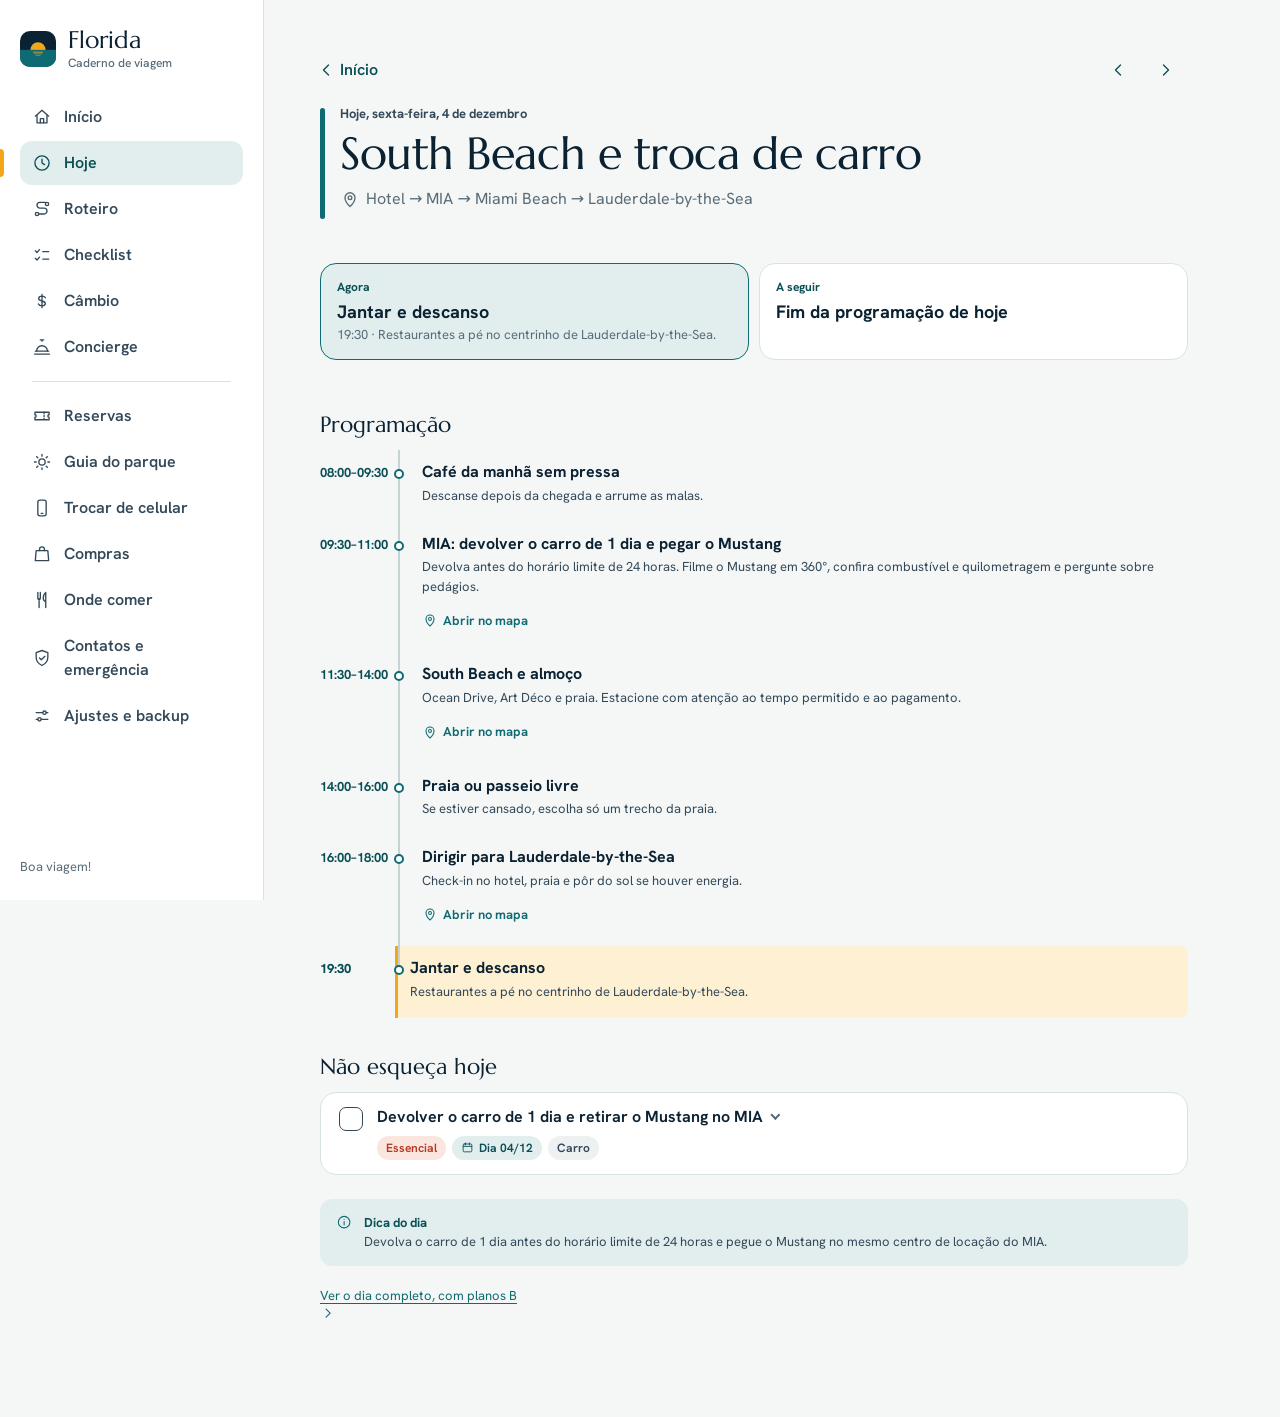
<file: index.html>
<!doctype html>
<html lang="pt-BR">
<head>
<meta charset="utf-8">
<meta name="viewport" content="width=device-width, initial-scale=1, viewport-fit=cover">
<meta name="theme-color" content="#F5F7F6">
<meta name="description" content="Caderno de viagem à Flórida: roteiro dia a dia, checklist completo, reservas, compras e concierge com IA.">
<meta name="apple-mobile-web-app-capable" content="yes">
<meta name="mobile-web-app-capable" content="yes">
<meta name="apple-mobile-web-app-status-bar-style" content="default">
<meta name="apple-mobile-web-app-title" content="Florida">
<link rel="manifest" href="manifest.webmanifest">
<link rel="icon" href="icon.svg" type="image/svg+xml">
<link rel="apple-touch-icon" href="icons/icon-180.png">
<link rel="preload" href="fonts/marcellus-latin-400-normal.woff2" as="font" type="font/woff2" crossorigin>
<link rel="preload" href="fonts/hanken-grotesk-latin-wght-normal.woff2" as="font" type="font/woff2" crossorigin>
<link rel="stylesheet" href="css/app.css">
<title>Florida · Caderno de viagem</title>
</head>
<body>
<a class="skip" href="#view">Ir para o conteúdo</a>

<svg width="0" height="0" style="position:absolute" aria-hidden="true" focusable="false">
  <defs>
    <symbol id="i-home" viewBox="0 0 24 24"><path d="M4 11 12 4l8 7"/><path d="M6 10v9h12v-9"/><path d="M10 19v-5h4v5"/></symbol>
    <symbol id="i-route" viewBox="0 0 24 24"><circle cx="6" cy="18" r="2"/><circle cx="18" cy="6" r="2"/><path d="M8 18h6.5a3.5 3.5 0 0 0 0-7h-5a3.5 3.5 0 0 1 0-7H16"/></symbol>
    <symbol id="i-checklist" viewBox="0 0 24 24"><path d="m4 7 2 2 3-3.5"/><path d="m4 16 2 2 3-3.5"/><path d="M13 8h7M13 17h7"/></symbol>
    <symbol id="i-bell" viewBox="0 0 24 24"><path d="M12 5V3.5M10 3.5h4"/><path d="M5.5 17a6.5 6.5 0 0 1 13 0"/><path d="M4 17h16"/><path d="M3 20.5h18"/></symbol>
    <symbol id="i-more" viewBox="0 0 24 24"><g fill="currentColor" stroke="none"><circle cx="5.5" cy="12" r="1.4"/><circle cx="12" cy="12" r="1.4"/><circle cx="18.5" cy="12" r="1.4"/></g></symbol>
    <symbol id="i-passport" viewBox="0 0 24 24"><rect x="5" y="3" width="14" height="18" rx="2"/><circle cx="12" cy="10" r="3"/><path d="M9 17h6"/></symbol>
    <symbol id="i-plane" viewBox="0 0 24 24"><path d="M12 3c.8 0 1.4.9 1.4 2v4.5l7.1 4.1v2l-7.1-2v3.4l2 1.5v1.5L12 19.5 9.6 21v-1.5l2-1.5v-3.4l-7.1 2v-2l7.1-4.1V5c0-1.1.6-2 1.4-2Z"/></symbol>
    <symbol id="i-wallet" viewBox="0 0 24 24"><path d="M4 8V7a2 2 0 0 1 2-2h11v3"/><rect x="4" y="8" width="16" height="11" rx="2.5"/><path d="M16 13.5h2"/></symbol>
    <symbol id="i-phone" viewBox="0 0 24 24"><rect x="7" y="2.5" width="10" height="19" rx="2.5"/><path d="M11 18.5h2"/></symbol>
    <symbol id="i-car" viewBox="0 0 24 24"><path d="M5 12.5 6.8 8A2 2 0 0 1 8.7 6.700h6.600A2 2 0 0 1 17.200 8L19 12.500"/><rect x="3.500" y="12.500" width="17" height="5" rx="1.500"/><circle cx="7.500" cy="17.500" r="1.400"/><circle cx="16.500" cy="17.500" r="1.400"/></symbol>
    <symbol id="i-bed" viewBox="0 0 24 24"><path d="M3.500 18.500V7M3.500 14.500h17v4M20.500 14.500v-2a3 3 0 0 0-3-3H11v5"/><circle cx="7" cy="11.200" r="1.800"/></symbol>
    <symbol id="i-ticket" viewBox="0 0 24 24"><path d="M3.500 7.500h17v3a1.500 1.500 0 0 0 0 3v3h-17v-3a1.500 1.500 0 0 0 0-3Z"/><path d="M14.500 7.500v9" stroke-dasharray="1.500 2"/></symbol>
    <symbol id="i-bag" viewBox="0 0 24 24"><path d="M5 8h14l1 12H4Z"/><path d="M9 8V6.500a3 3 0 0 1 6 0V8"/></symbol>
    <symbol id="i-cross" viewBox="0 0 24 24"><rect x="4" y="4" width="16" height="16" rx="3"/><path d="M12 8v8M8 12h8"/></symbol>
    <symbol id="i-suitcase" viewBox="0 0 24 24"><rect x="4" y="7" width="16" height="13" rx="2"/><path d="M9 7V5.500A1.500 1.500 0 0 1 10.500 4h3A1.500 1.500 0 0 1 15 5.500V7"/><path d="M9 11v5M15 11v5"/></symbol>
    <symbol id="i-shield" viewBox="0 0 24 24"><path d="M12 3 5 5.500V11c0 4.200 2.800 7.800 7 10 4.200-2.200 7-5.800 7-10V5.500Z"/><path d="m9 12 2.200 2.200L15.500 10"/></symbol>
    <symbol id="i-calendar" viewBox="0 0 24 24"><rect x="4" y="5.500" width="16" height="14.500" rx="2"/><path d="M4 10h16M8.500 3.500v4M15.500 3.500v4"/></symbol>
    <symbol id="i-chev-r" viewBox="0 0 24 24"><path d="m9 6 6 6-6 6"/></symbol>
    <symbol id="i-chev-l" viewBox="0 0 24 24"><path d="m15 6-6 6 6 6"/></symbol>
    <symbol id="i-chev-d" viewBox="0 0 24 24"><path d="m6 9 6 6 6-6"/></symbol>
    <symbol id="i-close" viewBox="0 0 24 24"><path d="M6 6l12 12M18 6 6 18"/></symbol>
    <symbol id="i-plus" viewBox="0 0 24 24"><path d="M12 5v14M5 12h14"/></symbol>
    <symbol id="i-trash" viewBox="0 0 24 24"><path d="M5 7h14M10 7V5h4v2M7 7l1 13h8l1-13M10.500 11v6M13.500 11v6"/></symbol>
    <symbol id="i-edit" viewBox="0 0 24 24"><path d="M4 20h4L19 9a2.100 2.100 0 0 0-3-3L5 17Z"/><path d="m14 8 3 3"/></symbol>
    <symbol id="i-pin" viewBox="0 0 24 24"><path d="M12 21s6-5.400 6-10.500a6 6 0 0 0-12 0C6 15.600 12 21 12 21Z"/><circle cx="12" cy="10.500" r="2.200"/></symbol>
    <symbol id="i-external" viewBox="0 0 24 24"><path d="M14 4h6v6M20 4l-9 9"/><path d="M18 14v4a2 2 0 0 1-2 2H6a2 2 0 0 1-2-2V8a2 2 0 0 1 2-2h4"/></symbol>
    <symbol id="i-send" viewBox="0 0 24 24"><path d="M20 4 4 11l6 2.500L12.500 20Z"/><path d="m10 13.500 5-5"/></symbol>
    <symbol id="i-undo" viewBox="0 0 24 24"><path d="M9 5 4 10l5 5"/><path d="M4 10h9.500a5.500 5.500 0 0 1 0 11H11"/></symbol>
    <symbol id="i-refresh" viewBox="0 0 24 24"><path d="M20 11a8 8 0 0 0-14.500-4M4 5v3.500h3.500"/><path d="M4 13a8 8 0 0 0 14.500 4M20 19v-3.500h-3.500"/></symbol>
    <symbol id="i-check" viewBox="0 0 24 24"><path d="m5 12.500 4.500 4.500L19 7.500"/></symbol>
    <symbol id="i-alert" viewBox="0 0 24 24"><path d="M12 4 3 19.500h18Z"/><path d="M12 10v4.500M12 17.200v.1"/></symbol>
    <symbol id="i-info" viewBox="0 0 24 24"><circle cx="12" cy="12" r="8.500"/><path d="M12 11v5M12 8v.1"/></symbol>
    <symbol id="i-sun" viewBox="0 0 24 24"><circle cx="12" cy="12" r="3.800"/><path d="M12 3v2M12 19v2M3 12h2M19 12h2M5.600 5.600 7 7M17 17l1.400 1.400M5.600 18.400 7 17M17 7l1.400-1.400"/></symbol>
    <symbol id="i-rain" viewBox="0 0 24 24"><path d="M7 15a4.500 4.500 0 1 1 1.200-8.800A5.500 5.500 0 0 1 18.500 8.500 3.300 3.300 0 0 1 18 15Z"/><path d="M9 18l-1 2M13 18l-1 2M17 18l-1 2"/></symbol>
    <symbol id="i-link" viewBox="0 0 24 24"><path d="M10 14a4 4 0 0 0 5.600 0l3-3A4 4 0 0 0 13 5.400l-1 1"/><path d="M14 10a4 4 0 0 0-5.600 0l-3 3A4 4 0 0 0 11 18.600l1-1"/></symbol>
    <symbol id="i-download" viewBox="0 0 24 24"><path d="M12 4v11M7.500 11 12 15.500 16.500 11M5 19.500h14"/></symbol>
    <symbol id="i-upload" viewBox="0 0 24 24"><path d="M12 15.500v-11M7.500 9 12 4.500 16.500 9M5 19.500h14"/></symbol>
    <symbol id="i-dollar" viewBox="0 0 24 24"><path d="M12 4v16M16 8.200c-.6-1.300-2-2-4-2-2.500 0-4 1.100-4 2.800 0 4 8 2 8 6 0 1.700-1.600 2.800-4 2.800-2.200 0-3.700-.8-4.300-2.300"/></symbol>
    <symbol id="i-key" viewBox="0 0 24 24"><circle cx="8" cy="15" r="3.500"/><path d="m10.500 12.500 8-8M15.500 7.500l2.500 2.500M13 10l2 2"/></symbol>
    <symbol id="i-utensils" viewBox="0 0 24 24"><path d="M7 3v7M10 3v7M7 10a1.500 1.500 0 0 0 3 0M8.500 10.500V21"/><path d="M16.500 21V3c-2 1.500-3 4-3 7 0 2 1 3.500 3 4"/></symbol>
    <symbol id="i-coffee" viewBox="0 0 24 24"><path d="M5 9h11v5a5 5 0 0 1-5 5h-1a5 5 0 0 1-5-5Z"/><path d="M16 10.500h1.500a2.500 2.500 0 0 1 0 5H16M8 4v2M11.500 4v2"/></symbol>
    <symbol id="i-cart" viewBox="0 0 24 24"><path d="M3 5h2.500l2 10h9.500l2-7.500H6.500"/><circle cx="9.500" cy="19" r="1.300"/><circle cx="16.500" cy="19" r="1.300"/></symbol>
    <symbol id="i-sliders" viewBox="0 0 24 24"><path d="M5 8h8M17 8h2M5 16h2M11 16h8"/><circle cx="15" cy="8" r="2"/><circle cx="9" cy="16" r="2"/></symbol>
    <symbol id="i-clock" viewBox="0 0 24 24"><circle cx="12" cy="12" r="8.500"/><path d="M12 7.500V12l3 2"/></symbol>
    <symbol id="i-note" viewBox="0 0 24 24"><path d="M6 3.500h9l3.500 3.500v13.500H6Z"/><path d="M14.500 3.500V7.500h4M9 12h6M9 15.500h6"/></symbol>
  </defs>
</svg>

<div class="shell">
  <aside class="rail" aria-label="Navegação principal">
    <a class="wordmark rail__brand" href="#/inicio">
      <img src="icon.svg" alt="" width="36" height="36">
      <span class="wordmark__text">Florida<small>Caderno de viagem</small></span>
    </a>
    <nav class="rail__nav" id="railNav"></nav>
    <div class="rail__foot" id="railFoot"></div>
  </aside>

  <main class="view" id="view" tabindex="-1"></main>

  <nav class="tabs" id="tabs" aria-label="Navegação principal"></nav>
</div>

<dialog id="dialog" class="dialog"></dialog>
<div class="toast" id="toast" role="status" aria-live="polite" hidden></div>

<noscript><p style="padding:24px;font-family:sans-serif">Este guia precisa de JavaScript para funcionar.</p></noscript>

<script src="js/data.js" defer></script>
<script src="js/checklist-data.js" defer></script>
<script src="js/extra-data.js" defer></script>
<script src="js/store.js" defer></script>
<script src="js/sync.js" defer></script>
<script src="js/backup.js" defer></script>
<script src="js/push.js" defer></script>
<script src="js/ai.js" defer></script>
<script src="js/extra.js" defer></script>
<script src="js/app.js" defer></script>
</body>
</html>
</file>
<file: css/app.css>
/* ==========================================================================
   Florida · Caderno de viagem
   Marcellus (títulos) + Hanken Grotesk (texto). Fundo frio, tinta azul-marinho,
   verde-água do Golfo e amarelo-cítrico apenas como acento.
   ========================================================================== */

@font-face {
  font-family: "Marcellus";
  src: url("../fonts/marcellus-latin-400-normal.woff2") format("woff2");
  font-weight: 400; font-style: normal; font-display: swap;
}
@font-face {
  font-family: "Hanken Grotesk";
  src: url("../fonts/hanken-grotesk-latin-wght-normal.woff2") format("woff2");
  font-weight: 100 900; font-style: normal; font-display: swap;
}

:root {
  --salt: #f5f7f6;
  --paper: #ffffff;
  --ink: #0b2233;
  --ink-2: #33495a;
  --muted: #586b78;
  --line: #d9e2e3;
  --line-2: #c6d3d5;
  --gulf: #0f6b73;
  --gulf-ink: #0a4f56;
  --mist: #e2eeee;
  --sun: #f2a71b;
  --sun-ink: #7a4b00;
  --sun-tint: #fdf0d3;
  --alert: #b93a22;
  --alert-tint: #fbe5df;
  --ok: #1f7a4d;
  --ok-tint: #dff1e8;

  --leg-ida: var(--ink);
  --leg-miami: var(--gulf);
  --leg-estrada: #8696a1;
  --leg-orlando: var(--sun);
  --leg-volta: var(--ink);

  --serif: "Marcellus", "Iowan Old Style", "Palatino Linotype", Palatino, Georgia, serif;
  --sans: "Hanken Grotesk", -apple-system, BlinkMacSystemFont, "Segoe UI", system-ui, sans-serif;

  --t-xs: 0.75rem;
  --t-sm: 0.8125rem;
  --t-md: 1rem;
  --t-lg: 1.125rem;
  --t-xl: 1.375rem;
  --t-2xl: 1.75rem;

  --r-sm: 8px;
  --r-md: 12px;
  --r-lg: 16px;
  --r-pass: 22px;

  --tabs-h: 64px;
  --safe-b: env(safe-area-inset-bottom, 0px);
  --safe-t: env(safe-area-inset-top, 0px);
}

*, *::before, *::after { box-sizing: border-box; }
html { -webkit-text-size-adjust: 100%; color-scheme: light; scroll-padding-top: 16px; }
body {
  margin: 0;
  background: var(--salt);
  color: var(--ink);
  font: 400 var(--t-md)/1.5 var(--sans);
  font-synthesis: none;
  -webkit-font-smoothing: antialiased;
  text-rendering: optimizeLegibility;
  overflow-x: hidden;
}
h1, h2, h3, h4, p, ul, ol, dl, dd, figure { margin: 0; padding: 0; }
ul, ol { list-style: none; }
button, input, select, textarea { font: inherit; color: inherit; }
button { cursor: pointer; background: none; border: 0; padding: 0; text-align: inherit; }
a { color: var(--gulf); text-underline-offset: 3px; }
img, svg { display: block; max-width: 100%; }
[hidden] { display: none !important; }
:focus-visible { outline: 3px solid var(--gulf); outline-offset: 2px; border-radius: 6px; }
::selection { background: var(--sun); color: var(--ink); }
.skip { position: absolute; left: 12px; top: -60px; z-index: 100; background: var(--ink); color: #fff; padding: 10px 14px; border-radius: var(--r-md); }
.skip:focus { top: calc(12px + var(--safe-t)); }

.i { width: 1.25em; height: 1.25em; stroke: currentColor; fill: none; stroke-width: 1.6; stroke-linecap: round; stroke-linejoin: round; flex: none; }
.muted { color: var(--muted); }
.small { font-size: var(--t-sm); }
.tnum { font-variant-numeric: tabular-nums; }
.sr { position: absolute; width: 1px; height: 1px; overflow: hidden; clip: rect(0 0 0 0); white-space: nowrap; }

/* ---------- Estrutura -------------------------------------------------- */
.shell { min-height: 100vh; min-height: 100dvh; }
.view { padding: calc(20px + var(--safe-t)) 16px calc(var(--tabs-h) + var(--safe-b) + 32px); max-width: 760px; margin: 0 auto; outline: none; }
.rail { display: none; }

.tabs {
  position: fixed; left: 0; right: 0; bottom: 0; z-index: 20;
  display: grid; grid-template-columns: repeat(6, 1fr);
  min-height: calc(var(--tabs-h) + var(--safe-b));
  padding-bottom: var(--safe-b);
  background: rgba(255, 255, 255, 0.94);
  -webkit-backdrop-filter: saturate(1.4) blur(14px); backdrop-filter: saturate(1.4) blur(14px);
  border-top: 1px solid var(--line);
}
.tab {
  position: relative; display: flex; flex-direction: column; align-items: center; justify-content: center; gap: 3px;
  min-height: var(--tabs-h); color: var(--muted); font-size: var(--t-xs); font-weight: 600; text-align: center;
}
.tab .i { width: 24px; height: 24px; }
.tab[aria-current="page"] { color: var(--gulf-ink); }
.tab[aria-current="page"]::before { content: ""; position: absolute; top: -1px; left: 26%; right: 26%; height: 3px; border-radius: 0 0 3px 3px; background: var(--sun); }

@media (min-width: 960px) {
  .shell { display: grid; grid-template-columns: 264px minmax(0, 1fr); }
  .tabs { display: none; }
  .rail {
    display: flex; flex-direction: column; gap: 24px; position: sticky; top: 0; height: 100vh; height: 100dvh;
    padding: 28px 20px 24px; border-right: 1px solid var(--line); background: var(--paper); overflow-y: auto;
  }
  .view { padding: 48px 56px 96px; max-width: 980px; width: 100%; margin: 0; }
}

.wordmark { display: flex; align-items: center; gap: 12px; color: var(--ink); text-decoration: none; }
.wordmark img { border-radius: 10px; }
.wordmark__text { font-family: var(--serif); font-size: 1.5rem; line-height: 1.05; }
.wordmark__text small { display: block; margin-top: 3px; font: 500 var(--t-xs)/1.2 var(--sans); color: var(--muted); }
.rail__nav { display: flex; flex-direction: column; gap: 2px; }
.rail__link {
  display: flex; align-items: center; gap: 12px; padding: 10px 12px; border-radius: var(--r-md);
  color: var(--ink-2); font-weight: 600; text-decoration: none; position: relative;
}
.rail__link:hover { background: var(--salt); }
.rail__link[aria-current="page"] { background: var(--mist); color: var(--gulf-ink); }
.rail__link[aria-current="page"]::before { content: ""; position: absolute; left: -20px; top: 8px; bottom: 8px; width: 4px; border-radius: 0 4px 4px 0; background: var(--sun); }
.rail__sep { height: 1px; background: var(--line); margin: 10px 12px; }
.rail__foot { margin-top: auto; font-size: var(--t-sm); color: var(--muted); }

/* ---------- Tipografia e blocos --------------------------------------- */
.h-page { font: 400 clamp(2rem, 8.4vw, 2.75rem)/1.05 var(--serif); letter-spacing: -0.01em; }
.h-section { font: 400 var(--t-xl)/1.2 var(--serif); }
.h-sub { font-size: var(--t-md); font-weight: 700; }
.lede { color: var(--ink-2); font-size: var(--t-lg); line-height: 1.5; max-width: 52ch; }
.page-head { display: flex; flex-direction: column; gap: 8px; margin-bottom: 24px; }
.page-head__row { display: flex; align-items: flex-start; justify-content: space-between; gap: 12px; }
.section { margin-top: 36px; }
.section__head { display: flex; align-items: baseline; justify-content: space-between; gap: 12px; margin-bottom: 12px; }
.stack > * + * { margin-top: 12px; }
.row { display: flex; align-items: center; gap: 12px; }
.row--between { justify-content: space-between; }
.row--wrap { flex-wrap: wrap; }
.grid-2 { display: grid; gap: 16px; }
@media (min-width: 720px) { .grid-2 { grid-template-columns: 1fr 1fr; } }

.back { display: inline-flex; align-items: center; gap: 4px; min-height: 44px; margin-left: -6px; padding: 0 8px 0 2px; color: var(--gulf-ink); font-weight: 600; text-decoration: none; }

/* ---------- Botões, campos, chips ------------------------------------- */
.btn {
  display: inline-flex; align-items: center; justify-content: center; gap: 8px; min-height: 44px; padding: 0 16px;
  border-radius: var(--r-md); border: 1px solid var(--line-2); background: var(--paper); color: var(--ink);
  font-weight: 600; text-decoration: none; transition: background 0.15s, border-color 0.15s;
}
.btn:hover { background: var(--salt); border-color: var(--ink-2); }
.btn--primary { background: var(--ink); border-color: var(--ink); color: #fff; }
.btn--primary:hover { background: #12344b; border-color: #12344b; }
.btn--quiet { border-color: transparent; background: transparent; color: var(--gulf-ink); padding: 0 10px; }
.btn--quiet:hover { background: var(--mist); border-color: transparent; }
.btn--danger { color: var(--alert); }
.btn--sm { min-height: 36px; padding: 0 12px; font-size: var(--t-sm); border-radius: 10px; }
.btn--icon { width: 44px; padding: 0; }
.btn[disabled] { opacity: 0.5; cursor: not-allowed; }
.btn-row { display: flex; flex-wrap: wrap; gap: 8px; }

.field {
  width: 100%; min-height: 44px; padding: 10px 12px; border: 1px solid var(--line-2); border-radius: var(--r-md);
  background: var(--paper); color: var(--ink); line-height: 1.35;
}
textarea.field { min-height: 88px; resize: vertical; }
.field::placeholder { color: #8a9aa5; }
.field:focus { outline: 3px solid var(--gulf); outline-offset: 0; border-color: var(--gulf); }
.label { display: block; margin: 14px 0 6px; font-size: var(--t-sm); font-weight: 600; color: var(--ink-2); }
.hint { margin-top: 6px; font-size: var(--t-sm); color: var(--muted); }
.two { display: grid; grid-template-columns: 1fr 1fr; gap: 12px; }

.chip {
  display: inline-flex; align-items: center; gap: 5px; min-height: 24px; padding: 0 9px; border-radius: 999px;
  background: var(--mist); color: var(--gulf-ink); font-size: var(--t-xs); font-weight: 650; white-space: nowrap;
}
.chip .i { width: 13px; height: 13px; }
.chip--e { background: var(--alert-tint); color: var(--alert); }
.chip--i { background: var(--sun-tint); color: var(--sun-ink); }
.chip--o { background: #edf1f2; color: var(--muted); }
.chip--late { background: var(--alert); color: #fff; }
.chip--ok { background: var(--ok-tint); color: var(--ok); }
.chip--plain { background: #edf1f2; color: var(--ink-2); }
.chips { display: flex; flex-wrap: wrap; gap: 6px; }

.filter-chip {
  display: inline-flex; align-items: center; min-height: 36px; padding: 0 14px; border-radius: 999px;
  border: 1px solid var(--line-2); background: var(--paper); font-size: var(--t-sm); font-weight: 600; color: var(--ink-2);
}
.filter-chip[aria-pressed="true"] { background: var(--ink); border-color: var(--ink); color: #fff; }

.segmented { display: inline-grid; grid-auto-flow: column; grid-auto-columns: 1fr; padding: 3px; border-radius: var(--r-md); background: #e8eeef; }
.segmented button { min-height: 38px; padding: 0 14px; border-radius: 9px; font-size: var(--t-sm); font-weight: 650; color: var(--ink-2); text-align: center; }
.segmented button[aria-pressed="true"], .segmented button[aria-selected="true"] { background: var(--paper); color: var(--ink); box-shadow: 0 1px 2px rgba(11, 34, 51, 0.16); }

.callout {
  display: flex; gap: 12px; padding: 14px 16px; border-radius: var(--r-md); background: var(--sun-tint); color: #4a3200;
  font-size: var(--t-sm); line-height: 1.5;
}
.callout .i { color: var(--sun-ink); margin-top: 1px; }
.callout strong { display: block; color: var(--sun-ink); }
.callout--info { background: var(--mist); color: var(--ink-2); }
.callout--info .i { color: var(--gulf); }
.callout--info strong { color: var(--gulf-ink); }
.callout--alert { background: var(--alert-tint); color: #5c1a0e; }
.callout--alert .i, .callout--alert strong { color: var(--alert); }

.sheet { background: var(--paper); border: 1px solid var(--line); border-radius: var(--r-lg); }
.sheet--pad { padding: 16px; }
.empty { padding: 28px 16px; text-align: center; color: var(--muted); }
.rule { height: 1px; background: var(--line); border: 0; margin: 16px 0; }

.meter { height: 8px; border-radius: 99px; background: #e3eaeb; overflow: hidden; }
.meter__fill { display: block; height: 100%; width: 0; border-radius: 99px; background: var(--gulf); transition: width 0.25s ease; }
.meter__fill--warn { background: var(--sun); }
.meter__fill--over { background: var(--alert); }

/* ---------- Capa: cartão de embarque ---------------------------------- */
.pass { position: relative; display: flex; flex-direction: column; color: #fff; filter: drop-shadow(0 18px 24px rgba(11, 34, 51, 0.22)); }
.pass__main { background: var(--ink); border-radius: var(--r-pass) var(--r-pass) 0 0; padding: 22px 22px 22px; }
.pass__kicker { font-size: var(--t-sm); color: #9fb6c4; }
.pass__route { display: grid; grid-template-columns: minmax(0, auto) minmax(28px, 1fr) minmax(0, auto); align-items: center; column-gap: 12px; margin-top: 18px; }
.pass__stop { display: flex; flex-direction: column; gap: 2px; }
.pass__stop--end { text-align: right; align-items: flex-end; }
.pass__code { font: 400 clamp(2.4rem, 11.5vw, 4.75rem)/0.95 var(--serif); letter-spacing: 0.01em; }
.pass__city { margin-top: 8px; font-weight: 650; }
.pass__when { font-size: var(--t-xs); color: #9fb6c4; line-height: 1.3; }
.pass__line { position: relative; height: 28px; align-self: start; margin-top: 0.9em; }
.pass__line::before { content: ""; position: absolute; left: 0; right: 0; top: 50%; border-top: 2px dashed rgba(242, 167, 27, 0.9); }
.pass__plane { position: absolute; top: 50%; left: 50%; width: 24px; height: 24px; margin: -12px 0 0 -12px; color: var(--sun); fill: var(--sun); stroke: var(--ink); stroke-width: 0.8; transform: rotate(90deg); animation: depart 1.3s cubic-bezier(0.22, 0.7, 0.2, 1) both; }
@keyframes depart { from { left: 0; opacity: 0.2; } to { left: 50%; opacity: 1; } }
.pass__fields { display: grid; grid-template-columns: repeat(4, auto); justify-content: space-between; gap: 12px; margin-top: 22px; padding-top: 16px; border-top: 1px solid rgba(255, 255, 255, 0.14); }
.pass__fields dt { font-size: var(--t-xs); color: #9fb6c4; }
.pass__fields dd { margin-top: 1px; font-weight: 700; }
.pass__stub {
  position: relative; display: flex; align-items: center; justify-content: space-between; gap: 16px; padding: 18px 22px 20px;
  background: var(--ink); border-radius: 0 0 var(--r-pass) var(--r-pass); border-top: 2px dashed rgba(255, 255, 255, 0.3);
  color: #fff; text-decoration: none;
}
.pass__stub::before, .pass__stub::after { content: ""; position: absolute; top: -11px; width: 20px; height: 20px; border-radius: 50%; background: var(--salt); }
.pass__stub::before { left: -10px; }
.pass__stub::after { right: -10px; }
.pass__count { font: 400 clamp(2.6rem, 11vw, 3.4rem)/1 var(--serif); }
.pass__count-label { font-size: var(--t-sm); color: #cfdde6; line-height: 1.3; max-width: 22ch; }
.pass__stub-note { text-align: right; font-size: var(--t-sm); color: #cfdde6; line-height: 1.35; }
.pass__stub-note strong { display: block; color: #fff; font-size: var(--t-md); }
.pass__stub:hover .pass__stub-note strong { text-decoration: underline; text-underline-offset: 3px; }
@media (min-width: 720px) {
  .pass { flex-direction: row; }
  .pass__main { flex: 1; border-radius: var(--r-pass) 0 0 var(--r-pass); padding: 28px 32px; }
  .pass__stub { flex: 0 0 220px; flex-direction: column; align-items: flex-start; justify-content: center; gap: 10px; border-radius: 0 var(--r-pass) var(--r-pass) 0; border-top: 0; border-left: 2px dashed rgba(255, 255, 255, 0.3); padding: 24px; }
  .pass__stub::before, .pass__stub::after { left: -11px; right: auto; }
  .pass__stub::before { top: -10px; }
  .pass__stub::after { top: auto; bottom: -10px; }
  .pass__stub-note { text-align: left; }
}

/* ---------- Roteiro --------------------------------------------------- */
.leg + .leg { margin-top: 24px; }
.leg__title { display: flex; align-items: center; gap: 8px; margin-bottom: 4px; font-size: var(--t-sm); font-weight: 700; color: var(--ink-2); }
.leg__dot { width: 10px; height: 10px; border-radius: 50%; background: var(--leg-color, var(--gulf)); }
.day-row {
  position: relative; display: grid; grid-template-columns: 52px minmax(0, 1fr) 20px; align-items: start; gap: 14px;
  width: 100%; padding: 16px 4px 16px 18px; border-bottom: 1px solid var(--line); text-decoration: none; color: inherit;
}
.day-row::before { content: ""; position: absolute; left: 0; top: 14px; bottom: 14px; width: 4px; border-radius: 4px; background: var(--leg-color, var(--gulf)); }
.day-row:hover { background: rgba(255, 255, 255, 0.7); }
.day-row__date { text-align: center; }
.day-row__num { display: block; font: 700 1.75rem/1.1 var(--sans); letter-spacing: -0.02em; }
.day-row__dow { display: block; margin-top: 2px; font-size: var(--t-xs); font-weight: 650; color: var(--muted); text-transform: lowercase; }
.day-row__title { font-size: var(--t-lg); font-weight: 650; line-height: 1.25; }
.day-row__where { margin-top: 3px; font-size: var(--t-sm); color: var(--muted); }
.day-row__tags { display: flex; flex-wrap: wrap; gap: 6px; margin-top: 8px; }
.day-row .i-chev { margin-top: 6px; color: var(--line-2); }
.day-row--today { background: var(--paper); }
.day-row--today .day-row__num { color: var(--gulf-ink); }

/* ---------- Página do dia --------------------------------------------- */
.daynav { display: flex; align-items: center; justify-content: space-between; gap: 8px; margin-bottom: 8px; }
.daynav__steps { display: flex; gap: 4px; }
.dayhero { position: relative; padding: 4px 0 24px 20px; }
.dayhero::before { content: ""; position: absolute; left: 0; top: 8px; bottom: 28px; width: 5px; border-radius: 5px; background: var(--leg-color, var(--gulf)); }
.dayhero__date { font-size: var(--t-sm); font-weight: 700; color: var(--ink-2); }
.dayhero__title { margin-top: 6px; font: 400 clamp(2rem, 8.6vw, 2.8rem)/1.06 var(--serif); letter-spacing: -0.01em; }
.dayhero__where { margin-top: 10px; display: flex; gap: 6px; align-items: center; color: var(--muted); }
.dayhero__desc { margin-top: 12px; color: var(--ink-2); max-width: 56ch; }
.wx { display: inline-flex; align-items: center; gap: 6px; font-size: var(--t-sm); font-weight: 600; color: var(--ink-2); }
.wx .i { color: var(--sun-ink); }

.tl { margin-top: 4px; }
.tl__item { display: grid; grid-template-columns: 78px minmax(0, 1fr); gap: 4px 0; }
.tl__time { padding-top: 15px; font-size: var(--t-sm); font-weight: 700; color: var(--gulf-ink); font-variant-numeric: tabular-nums; line-height: 1.25; }
.tl__body { position: relative; padding: 12px 0 16px 22px; border-left: 2px solid var(--line-2); }
.tl__item:last-child .tl__body { border-left-color: transparent; }
.tl__item:last-child .tl__body::after { content: ""; position: absolute; left: -2px; top: 0; height: 22px; border-left: 2px solid var(--line-2); }
.tl__body::before { content: ""; position: absolute; left: -6px; top: 19px; width: 10px; height: 10px; border-radius: 50%; background: var(--paper); border: 2px solid var(--gulf); z-index: 1; }
.tl__title { font-weight: 700; line-height: 1.3; }
.tl__desc { margin-top: 3px; font-size: var(--t-sm); color: var(--ink-2); }
.tl__place { display: inline-flex; align-items: center; gap: 5px; margin-top: 8px; min-height: 32px; font-size: var(--t-sm); font-weight: 650; text-decoration: none; }
.tl__place .i { width: 16px; height: 16px; }

.alt { border-bottom: 1px solid var(--line); }
.alt summary { display: flex; align-items: center; justify-content: space-between; gap: 12px; min-height: 48px; font-weight: 650; cursor: pointer; list-style: none; }
.alt summary::-webkit-details-marker { display: none; }
.alt summary .i { transition: transform 0.2s; color: var(--muted); }
.alt[open] summary .i { transform: rotate(180deg); }
.alt p { padding: 0 0 14px; color: var(--ink-2); font-size: var(--t-sm); max-width: 62ch; }

/* ---------- Checklist ------------------------------------------------- */
.cl__summary { display: grid; gap: 14px; }
.cl__numbers { display: flex; align-items: baseline; justify-content: space-between; gap: 12px; flex-wrap: wrap; }
.cl__big { font: 700 2.25rem/1 var(--sans); letter-spacing: -0.02em; }
.cl__big small { font: 500 var(--t-sm)/1 var(--sans); color: var(--muted); margin-left: 6px; }
.segbar { display: flex; gap: 3px; }
.segbar__seg { flex: 1; height: 10px; border-radius: 3px; background: #e0e8e9; overflow: hidden; position: relative; }
.segbar__seg span { position: absolute; inset: 0 auto 0 0; background: var(--gulf); }
.cl__controls { display: flex; flex-direction: column; gap: 12px; margin: 20px 0 8px; }
.filters { display: flex; flex-wrap: wrap; gap: 8px; }

.cat { margin-top: 12px; }
.cat__head { display: flex; align-items: center; gap: 12px; width: 100%; min-height: 64px; padding: 12px 16px; }
.cat__icon { display: grid; place-items: center; width: 40px; height: 40px; border-radius: 12px; background: var(--mist); color: var(--gulf-ink); flex: none; }
.cat__titles { flex: 1; min-width: 0; }
.cat__name { display: block; font-weight: 700; line-height: 1.25; }
.cat__intro { display: block; font-size: var(--t-sm); color: var(--muted); line-height: 1.35; }
.cat__count { font-size: var(--t-sm); font-weight: 700; color: var(--ink-2); font-variant-numeric: tabular-nums; white-space: nowrap; }
.cat__count--done { color: var(--ok); }
.cat__chev { color: var(--muted); transition: transform 0.2s; }
.cat__head[aria-expanded="true"] .cat__chev { transform: rotate(180deg); }
.cat__bar { height: 3px; background: #e6edee; border-radius: 0; margin: 0 16px; }
.cat__bar span { display: block; height: 100%; background: var(--gulf); }
.cat__body { padding: 0 16px 8px; }
.group-title { display: flex; align-items: center; gap: 8px; margin: 28px 0 4px; font-weight: 700; }
.group-title--late { color: var(--alert); }

.item { display: grid; grid-template-columns: 28px minmax(0, 1fr); gap: 12px; padding: 14px 0; border-bottom: 1px solid var(--line); }
.item:last-child { border-bottom: 0; }
.check { position: relative; display: grid; place-items: center; width: 28px; height: 28px; margin-top: -2px; }
.check input { position: absolute; inset: -8px; width: 44px; height: 44px; margin: 0; opacity: 0; cursor: pointer; }
.check__box { display: grid; place-items: center; width: 24px; height: 24px; border: 1.75px solid var(--ink-2); border-radius: 7px; background: var(--paper); color: transparent; transition: background 0.12s, border-color 0.12s, transform 0.12s; pointer-events: none; }
.check__box .i { width: 16px; height: 16px; stroke-width: 2.4; }
.check input:checked + .check__box { background: var(--gulf); border-color: var(--gulf); color: #fff; animation: pop 0.18s ease-out; }
.check input:focus-visible + .check__box { outline: 3px solid var(--gulf); outline-offset: 2px; }
@keyframes pop { 50% { transform: scale(1.12); } }
.item__main { min-width: 0; }
.item__toggle { display: block; width: 100%; text-align: left; }
.item__title { display: block; font-weight: 650; line-height: 1.3; }
.item__toggle .item__title::after { content: ""; display: inline-block; width: 0.42em; height: 0.42em; margin-left: 0.55em; border: solid var(--muted); border-width: 0 2px 2px 0; transform: translateY(-0.22em) rotate(45deg); transition: transform 0.15s; }
.item__toggle[aria-expanded="true"] .item__title::after { transform: translateY(0.05em) rotate(-135deg); }
.item--done .item__title { color: var(--muted); text-decoration: line-through; text-decoration-color: var(--line-2); }
.item__meta { display: flex; flex-wrap: wrap; align-items: center; gap: 6px; margin-top: 8px; }
.item__detail { margin-top: 10px; padding: 12px 14px; border-radius: var(--r-md); background: var(--salt); font-size: var(--t-sm); color: var(--ink-2); line-height: 1.55; }
.item__links { display: flex; flex-wrap: wrap; gap: 4px 16px; margin-top: 10px; }
.item__links a, .item__links button { display: inline-flex; align-items: center; gap: 6px; min-height: 32px; font-weight: 650; font-size: var(--t-sm); }
.item__links button { color: var(--alert); }
.addrow { padding: 12px 0 8px; border-top: 1px dashed var(--line-2); }
.addrow summary { display: flex; align-items: center; gap: 8px; min-height: 44px; font-weight: 650; color: var(--gulf-ink); cursor: pointer; list-style: none; }
.addrow summary::-webkit-details-marker { display: none; }
.addrow form { display: grid; gap: 4px; padding-bottom: 8px; }

/* ---------- Concierge ------------------------------------------------- */
.cc__status { display: inline-flex; align-items: center; gap: 8px; min-height: 36px; padding: 0 12px; border-radius: 999px; border: 1px solid var(--line-2); background: var(--paper); font-size: var(--t-sm); font-weight: 650; white-space: nowrap; }
.cc__status::before { content: ""; width: 8px; height: 8px; border-radius: 50%; background: #aab7bf; }
.cc__status--on::before { background: var(--ok); }
.cc__setup { margin: 4px 0 20px; padding: 18px; }
.cc__steps { display: grid; gap: 10px; margin: 12px 0 4px; counter-reset: s; }
.cc__steps li { position: relative; padding-left: 34px; color: var(--ink-2); font-size: var(--t-sm); }
.cc__steps li::before { counter-increment: s; content: counter(s); position: absolute; left: 0; top: -1px; display: grid; place-items: center; width: 24px; height: 24px; border-radius: 50%; background: var(--mist); color: var(--gulf-ink); font-weight: 700; font-size: var(--t-xs); }
.cc__modes { display: flex; align-items: center; justify-content: space-between; gap: 12px; flex-wrap: wrap; margin-bottom: 16px; }
.cc__mode-hint { font-size: var(--t-sm); color: var(--muted); max-width: 46ch; }
.cc__thread { display: flex; flex-direction: column; gap: 14px; min-height: 120px; }
.msg { max-width: 92%; }
.msg--user { align-self: flex-end; }
.msg--user .msg__body { background: var(--ink); color: #fff; border-radius: 18px 18px 4px 18px; }
.msg--bot .msg__body { background: var(--paper); border: 1px solid var(--line); border-radius: 18px 18px 18px 4px; }
.msg__body { padding: 12px 14px; line-height: 1.55; overflow-wrap: anywhere; }
.msg__body p + p, .msg__body ul + p, .msg__body p + ul { margin-top: 8px; }
.msg__body ul { padding-left: 18px; list-style: disc; }
.msg__who { margin: 0 4px 4px; font-size: var(--t-xs); font-weight: 650; color: var(--muted); }
.msg--error .msg__body { background: var(--alert-tint); border-color: #efc4b9; color: #5c1a0e; }
.msg--typing .msg__body { color: var(--muted); }
.dots span { display: inline-block; width: 6px; height: 6px; margin-right: 4px; border-radius: 50%; background: var(--muted); animation: blink 1.1s infinite both; }
.dots span:nth-child(2) { animation-delay: 0.18s; }
.dots span:nth-child(3) { animation-delay: 0.36s; }
@keyframes blink { 0%, 80%, 100% { opacity: 0.25; } 40% { opacity: 1; } }

.proposal { margin-top: 10px; border: 1px solid var(--line-2); border-radius: var(--r-md); overflow: hidden; background: var(--paper); }
.proposal__day { display: grid; grid-template-columns: 28px minmax(0, 1fr); gap: 12px; padding: 12px 14px; border-bottom: 1px solid var(--line); }
.proposal__day:last-of-type { border-bottom: 0; }
.proposal__label { font-weight: 700; }
.proposal__diff { margin-top: 4px; font-size: var(--t-sm); color: var(--ink-2); }
.proposal__diff s { color: var(--muted); }
.proposal__foot { display: flex; flex-wrap: wrap; gap: 8px; padding: 12px 14px; background: var(--salt); }

.cc__composer { position: sticky; bottom: calc(var(--tabs-h) + var(--safe-b) + 8px); z-index: 5; margin-top: 18px; padding: 10px; border: 1px solid var(--line-2); border-radius: 20px; background: rgba(255, 255, 255, 0.97); box-shadow: 0 10px 28px rgba(11, 34, 51, 0.12); }
.cc__chips { display: flex; gap: 8px; overflow-x: auto; padding: 2px 2px 10px; margin: 0 -2px; scrollbar-width: none; }
.cc__chips::-webkit-scrollbar { display: none; }
.cc__chips .filter-chip { flex: none; }
.cc__inputrow { display: flex; align-items: flex-end; gap: 8px; }
.cc__inputrow textarea { flex: 1; min-height: 44px; max-height: 140px; border-radius: 14px; resize: none; }
.cc__fallback { margin-top: 28px; }
@media (min-width: 960px) { .cc__composer { bottom: 16px; } }

/* ---------- Mais, reservas, orçamento, compras, comida ---------------- */
.menu { display: grid; }
.menu__item { display: grid; grid-template-columns: 44px minmax(0, 1fr) 20px; align-items: center; gap: 14px; padding: 14px 4px; border-bottom: 1px solid var(--line); text-decoration: none; color: inherit; }
.menu__item:hover { background: rgba(255, 255, 255, 0.7); }
.menu__icon { display: grid; place-items: center; width: 44px; height: 44px; border-radius: 13px; background: var(--mist); color: var(--gulf-ink); }
.menu__title { display: block; font-weight: 700; }
.menu__text { display: block; font-size: var(--t-sm); color: var(--muted); line-height: 1.35; }
.menu .i-chev { color: var(--line-2); }

.glance { display: grid; gap: 28px; margin-top: 36px; }
@media (min-width: 720px) { .glance { grid-template-columns: 1fr 1fr; gap: 32px; } .glance > .section { margin-top: 0; } }
.stat { display: flex; align-items: baseline; justify-content: space-between; gap: 12px; padding: 10px 0; border-bottom: 1px solid var(--line); }
.stat:last-child { border-bottom: 0; }
.stat dt { color: var(--muted); font-size: var(--t-sm); }
.stat dd { font-weight: 700; font-variant-numeric: tabular-nums; text-align: right; }
.bignum { font: 700 clamp(2.4rem, 10vw, 3.2rem)/1 var(--sans); letter-spacing: -0.02em; font-variant-numeric: tabular-nums; }

.voucher { position: relative; display: grid; gap: 0; background: var(--paper); border: 1px solid var(--line); border-radius: var(--r-lg); }
.voucher + .voucher { margin-top: 12px; }
.voucher__main { display: grid; grid-template-columns: 40px minmax(0, 1fr) auto; align-items: center; gap: 12px; padding: 14px 16px; }
.voucher__icon { display: grid; place-items: center; width: 40px; height: 40px; border-radius: 12px; background: var(--mist); color: var(--gulf-ink); }
.voucher__title { font-weight: 700; line-height: 1.25; }
.voucher__when { font-size: var(--t-sm); color: var(--muted); line-height: 1.3; }
.voucher__stub { position: relative; padding: 14px 16px 16px; border-top: 2px dashed var(--line-2); }
.voucher__stub::before, .voucher__stub::after { content: ""; position: absolute; top: -11px; width: 20px; height: 20px; border-radius: 50%; background: var(--salt); border: 1px solid var(--line); }
.voucher__stub::before { left: -11px; clip-path: inset(0 0 0 50%); }
.voucher__stub::after { right: -11px; clip-path: inset(0 50% 0 0); }
.voucher--ok { border-color: #bfdccd; }
.voucher--ok .voucher__icon { background: var(--ok-tint); color: var(--ok); }
.status { display: inline-grid; grid-auto-flow: column; padding: 3px; gap: 2px; border-radius: 10px; background: #e8eeef; }
.status button { min-height: 32px; padding: 0 10px; border-radius: 8px; font-size: var(--t-xs); font-weight: 700; color: var(--ink-2); }
.status button[aria-pressed="true"] { background: var(--paper); box-shadow: 0 1px 2px rgba(11, 34, 51, 0.16); }
.status button[data-v="Confirmado"][aria-pressed="true"], .status button[data-v="Pago"][aria-pressed="true"] { background: var(--ok); color: #fff; }

.contact { display: flex; align-items: center; justify-content: space-between; gap: 12px; padding: 12px 0; border-bottom: 1px solid var(--line); }
.contact:last-child { border-bottom: 0; }
.contact a { font-weight: 700; }

.cat-row { display: grid; grid-template-columns: minmax(0, 1fr) 96px 80px; align-items: center; gap: 10px; padding: 10px 0; border-bottom: 1px solid var(--line); }
.cat-row:last-child { border-bottom: 0; }
.cat-row--head { font-size: var(--t-xs); font-weight: 650; color: var(--muted); padding-bottom: 6px; }
.cat-row .field { min-height: 40px; padding: 6px 10px; text-align: right; }
.cat-row__spent { text-align: right; font-weight: 700; font-variant-numeric: tabular-nums; }
.cat-row__bar { grid-column: 1 / -1; margin-top: -4px; }
.expense { display: flex; align-items: center; justify-content: space-between; gap: 12px; padding: 12px 0; border-bottom: 1px solid var(--line); }
.expense:last-child { border-bottom: 0; }
.expense__name { font-weight: 650; }
.expense__amount { font-weight: 700; font-variant-numeric: tabular-nums; }
.sim__result { display: grid; gap: 0; margin-top: 12px; }
.sim__total { display: flex; align-items: baseline; justify-content: space-between; gap: 12px; padding-top: 12px; margin-top: 4px; border-top: 2px solid var(--ink); }
.sim__total strong { font: 400 1.75rem/1 var(--serif); }

.shop-item { display: grid; grid-template-columns: 28px minmax(0, 1fr) auto; align-items: center; gap: 12px; padding: 12px 0; border-bottom: 1px solid var(--line); }
.shop-item:last-child { border-bottom: 0; }
.shop-item--done .shop-item__name { color: var(--muted); text-decoration: line-through; }
.shop-item__name { font-weight: 650; }
.steps { counter-reset: st; }
.steps li { position: relative; padding: 12px 0 12px 44px; border-bottom: 1px solid var(--line); }
.steps li:last-child { border-bottom: 0; }
.steps li::before { counter-increment: st; content: counter(st); position: absolute; left: 0; top: 12px; display: grid; place-items: center; width: 28px; height: 28px; border-radius: 50%; background: var(--ink); color: #fff; font: 400 var(--t-md)/1 var(--serif); }
.steps strong { display: block; }
.steps span { font-size: var(--t-sm); color: var(--muted); }

.place { display: grid; grid-template-columns: 44px minmax(0, 1fr); gap: 14px; padding: 14px 0; border-bottom: 1px solid var(--line); }
.place:last-child { border-bottom: 0; }
.place__icon { display: grid; place-items: center; width: 44px; height: 44px; border-radius: 13px; background: var(--mist); color: var(--gulf-ink); }
.place__name { font-weight: 700; }
.place__note { margin-top: 2px; font-size: var(--t-sm); color: var(--ink-2); }
.place__links { display: flex; flex-wrap: wrap; gap: 8px; margin-top: 8px; align-items: center; }

.wxbox { display: flex; align-items: center; justify-content: space-between; gap: 16px; }

/* ---------- Diálogo e aviso ------------------------------------------- */
.dialog { border: 0; padding: 0; border-radius: 20px; width: min(520px, calc(100vw - 24px)); max-height: calc(100dvh - 32px); background: var(--paper); color: var(--ink); box-shadow: 0 30px 70px rgba(11, 34, 51, 0.35); }
.dialog::backdrop { background: rgba(11, 34, 51, 0.55); }
.dialog__body { padding: 22px 22px 8px; }
.dialog__title { font: 400 var(--t-xl)/1.2 var(--serif); }
.dialog__text { margin-top: 8px; color: var(--ink-2); }
.dialog__foot { display: flex; justify-content: flex-end; flex-wrap: wrap; gap: 8px; padding: 16px 22px 20px; }

.toast { position: fixed; left: 50%; bottom: calc(var(--tabs-h) + var(--safe-b) + 16px); transform: translateX(-50%); z-index: 60; max-width: min(92vw, 460px); padding: 12px 16px; border-radius: var(--r-md); background: var(--ink); color: #fff; font-size: var(--t-sm); font-weight: 600; box-shadow: 0 12px 30px rgba(11, 34, 51, 0.3); }
@media (min-width: 960px) { .toast { bottom: 24px; } }

@media (max-width: 380px) {
  .pass__fields { grid-template-columns: repeat(2, auto); justify-content: start; gap: 12px 32px; }
  .cat-row { grid-template-columns: minmax(0, 1fr) 84px 70px; }
}

@media (prefers-reduced-motion: reduce) {
  *, *::before, *::after { animation: none !important; transition: none !important; scroll-behavior: auto !important; }
}

@media print {
  .tabs, .rail, .btn, .no-print, .toast, .daynav, .cc__composer { display: none !important; }
  body { background: #fff; }
  .view { padding: 0; max-width: none; }
  .tl__item, .alt { break-inside: avoid; }
  .alt > p { display: block; }
}

/* ---------- Hoje, câmbio, guia do parque, frases, anexos ---------------- */
.tab span { font-size: 0.6875rem; }
.nowgrid { display: grid; gap: 10px; margin-top: 16px; }
@media (min-width: 560px) { .nowgrid { grid-template-columns: 1fr 1fr; } }
.nowcard { padding: 14px 16px; border: 1px solid var(--line); border-radius: var(--r-lg, 14px); background: var(--paper); }
.nowcard:first-child { border-color: var(--gulf); background: var(--mist); }
.nowcard__label { font-size: var(--t-xs); font-weight: 700; color: var(--gulf-ink); }
.nowcard__title { margin: 4px 0 2px; font: 700 var(--t-lg)/1.3 var(--sans); }
.tl__item--now .tl__time { color: var(--gulf-ink); font-weight: 800; }
.tl__item--now .tl__body { box-shadow: -3px 0 0 var(--sun); padding-left: 10px; background: var(--sun-tint); border-radius: 0 8px 8px 0; }

.fx__total { display: flex; flex-direction: column; gap: 2px; padding: 14px 0 10px; }
.fx__total strong { font: 800 2.25rem/1.1 var(--sans); letter-spacing: -0.02em; color: var(--gulf-ink); }
.fx__lines { margin: 0; }
.fx__lines dt, .fx__lines dd { margin: 0; }
.fx__lines dd { font-weight: 700; font-variant-numeric: tabular-nums; }
.fx__input { font: 700 1.5rem/1.2 var(--sans); min-height: 56px; }
.fx__rate { font: 700 var(--t-lg)/1.3 var(--sans); font-variant-numeric: tabular-nums; }

.phrase { display: flex; align-items: center; justify-content: space-between; gap: 12px; padding: 12px 0; border-bottom: 1px solid var(--line); }
.phrase:last-child { border-bottom: 0; }
.phrase__text { min-width: 0; }
.phrase__en { font-weight: 700; }
.phrase__pt { font-size: var(--t-sm); color: var(--muted); margin-top: 2px; }
.phrase__big { font: 700 1.9rem/1.25 var(--sans); }

.docs { margin-top: 14px; padding-top: 12px; border-top: 1px dashed var(--line-2); }
.docs__title { font-size: var(--t-sm); font-weight: 700; color: var(--ink-2); margin-bottom: 6px; }
.doc { display: flex; align-items: center; gap: 8px; padding: 6px 0; }
.doc .i { width: 18px; height: 18px; flex: none; color: var(--gulf-ink); }
.doc__name { min-width: 0; flex: 1; text-align: left; font-weight: 600; color: var(--gulf-ink); text-decoration: underline; overflow: hidden; text-overflow: ellipsis; white-space: nowrap; }
.doc__add { margin-top: 8px; cursor: pointer; }

.seg-link { display: grid; place-items: center; min-height: 38px; padding: 0 14px; border-radius: 9px; font-size: var(--t-sm); font-weight: 650; color: var(--ink-2); text-align: center; text-decoration: none; }
.seg-link[aria-pressed="true"] { background: var(--paper); color: var(--ink); box-shadow: 0 1px 2px rgba(11, 34, 51, 0.16); }
.seg-wrap { display: flex; flex-wrap: wrap; width: 100%; }
.seg-wrap button { flex: 1 1 auto; }
.rot-up { transform: rotate(90deg); }
.rot-down { transform: rotate(-90deg); }
.livebar .row { gap: 8px; }

.wait { display: inline-flex; align-items: center; gap: 4px; flex: none; padding: 3px 9px; border-radius: 999px; font-size: var(--t-sm); font-weight: 600; white-space: nowrap; background: #edf1f2; color: var(--ink-2); }
.wait strong { font-size: 1rem; }
.wait--ok { background: var(--ok-tint); color: var(--ok); }
.wait--mid { background: var(--sun-tint); color: var(--sun-ink); }
.wait--high { background: var(--alert-tint); color: var(--alert); }
.wait--down { background: var(--alert); color: #fff; }
.wait .i { width: 13px; height: 13px; }

.plans { list-style: none; margin: 0; padding: 0; display: grid; gap: 10px; }
.plan { display: grid; grid-template-columns: 28px minmax(0, 1fr); gap: 12px; padding: 12px 14px; border: 1px solid var(--line); border-radius: 12px; background: var(--paper); }
.plan--done { opacity: 0.55; }
.plan--done .plan__name { text-decoration: line-through; }

.plan__name, .ride__name { font-weight: 700; min-width: 0; }
.plan__ctrl { display: flex; flex-wrap: wrap; align-items: center; justify-content: flex-end; gap: 6px; margin-top: 8px; }
.plan__move { display: inline-flex; gap: 4px; }
.ride { padding: 12px 0; border-bottom: 1px solid var(--line); }
.ride:last-child { border-bottom: 0; }
.ride .status { margin-top: 10px; }

/* ---------- Guia do parque (versão fluida) ------------------------------ */
.ptabs { display: grid; grid-template-columns: repeat(3, 1fr); gap: 8px; margin-bottom: 12px; }
.ptab { display: flex; flex-direction: column; gap: 2px; padding: 10px 10px; border: 1.5px solid var(--line); border-radius: 14px; background: var(--paper); color: var(--ink-2); text-decoration: none; }
.ptab strong { font-size: var(--t-sm); line-height: 1.25; }
.ptab span { font-size: var(--t-xs); color: var(--muted); }
.ptab[aria-pressed="true"] { border-color: var(--ink); background: var(--ink); color: #fff; }
.ptab[aria-pressed="true"] span { color: rgba(255, 255, 255, 0.72); }
.pulse { display: flex; align-items: center; gap: 8px; margin-bottom: 12px; }
.pulse__txt { flex: 1; font-size: var(--t-sm); color: var(--ink-2); font-weight: 600; }
.pulse__dot { width: 9px; height: 9px; border-radius: 50%; background: var(--line-2); flex: none; }
.pulse__dot--on { background: var(--ok); box-shadow: 0 0 0 0 rgba(31, 122, 77, 0.5); animation: pulse 2s ease-out infinite; }
@keyframes pulse { 70% { box-shadow: 0 0 0 8px rgba(31, 122, 77, 0); } 100% { box-shadow: 0 0 0 0 rgba(31, 122, 77, 0); } }
@media (prefers-reduced-motion: reduce) { .pulse__dot--on { animation: none; } }

.modes { display: grid; grid-template-columns: 1fr 1fr; padding: 3px; gap: 3px; margin-bottom: 18px; border-radius: 12px; background: #e8eeef; }
.modes button { display: flex; align-items: center; justify-content: center; min-height: 44px; border-radius: 10px; text-align: center; font-weight: 700; color: var(--ink-2); }
.modes button[aria-pressed="true"] { background: var(--paper); color: var(--ink); box-shadow: 0 1px 3px rgba(11, 34, 51, 0.18); }
.modes i { display: inline-grid; place-items: center; min-width: 20px; height: 20px; margin-left: 4px; padding: 0 6px; border-radius: 10px; background: var(--sun); color: var(--ink); font-style: normal; font-size: var(--t-xs); font-weight: 800; }

.nextup { padding: 20px 18px 18px; border-radius: 20px; background: var(--ink); color: #fff; }
.nextup--done { background: var(--gulf-ink); }
.nextup__label { font-size: var(--t-sm); font-weight: 700; color: var(--sun); }
.nextup__row { display: flex; align-items: flex-start; justify-content: space-between; gap: 14px; margin-top: 6px; }
.nextup__name { font: 400 1.7rem/1.15 var(--serif); min-width: 0; }
.nextup__wait { display: flex; flex-direction: column; align-items: flex-end; flex: none; text-align: right; }
.nextup__wait b { font: 800 2.6rem/1 var(--sans); letter-spacing: -0.03em; color: var(--sun); }
.nextup__wait span { font-size: var(--t-xs); color: rgba(255, 255, 255, 0.72); }
.nextup__sub { margin: 10px 0 0; color: rgba(255, 255, 255, 0.82); font-size: var(--t-sm); }
.nextup__chips { display: flex; flex-wrap: wrap; gap: 6px; margin-top: 12px; }
.nchip { display: inline-flex; align-items: center; padding: 3px 10px; border-radius: 999px; font-size: var(--t-xs); font-weight: 600; background: rgba(255, 255, 255, 0.14); color: #fff; }
.nchip--ok { background: rgba(120, 220, 170, 0.28); }
.nchip--e { background: rgba(255, 140, 110, 0.32); }
.nextup__act { display: grid; grid-template-columns: 1fr auto; gap: 10px; margin-top: 18px; }
.btn--sun { background: var(--sun); border-color: var(--sun); color: var(--ink); font-weight: 800; }
.btn--sun:hover { background: #f7b73d; border-color: #f7b73d; }
.btn--ghost { background: transparent; border-color: rgba(255, 255, 255, 0.4); color: #fff; }
.btn--ghost:hover { background: rgba(255, 255, 255, 0.12); border-color: #fff; }
.nudge { display: flex; gap: 10px; margin-top: 16px; padding: 12px 14px; border-radius: 12px; background: rgba(255, 255, 255, 0.1); font-size: var(--t-sm); }
.nudge .i { flex: none; margin-top: 2px; color: var(--sun); }
.nudge .btn { background: #fff; color: var(--ink); border-color: #fff; }

.prog { display: grid; gap: 6px; margin: 14px 2px 4px; font-size: var(--t-sm); color: var(--ink-2); font-weight: 600; }
.prog__bar { height: 8px; border-radius: 4px; background: #e1e9ea; overflow: hidden; }
.prog__bar i { display: block; height: 100%; border-radius: 4px; background: var(--gulf); transition: width 0.4s ease; }

.route, .mine { list-style: none; margin: 0; padding: 0; display: grid; gap: 8px; }
.route li { display: flex; align-items: center; gap: 12px; padding: 12px 14px; border: 1px solid var(--line); border-radius: 12px; background: var(--paper); }
.route__n { display: grid; place-items: center; flex: none; width: 28px; height: 28px; border-radius: 50%; background: var(--mist); color: var(--gulf-ink); font: 800 var(--t-sm)/1 var(--sans); }
.route__main { flex: 1; min-width: 0; }
.route__name { font-weight: 700; }

.mineBox { margin-bottom: 14px; }
.mine li { display: flex; align-items: center; gap: 10px; }
.mine__name { flex: 1; min-width: 0; font-weight: 650; line-height: 1.25; overflow-wrap: anywhere; }
.mineBox__order { margin-top: 14px; padding-top: 14px; border-top: 1px dashed var(--line-2); }

.fchips { display: flex; gap: 8px; margin: 0 -16px 14px; padding: 2px 16px 4px; overflow-x: auto; scrollbar-width: none; }
.fchips::-webkit-scrollbar { display: none; }
.fchips button { flex: none; min-height: 36px; padding: 0 14px; border-radius: 999px; border: 1.5px solid var(--line-2); background: var(--paper); color: var(--ink-2); font-size: var(--t-sm); font-weight: 650; white-space: nowrap; }
.fchips button[aria-pressed="true"] { background: var(--ink); border-color: var(--ink); color: #fff; }

.rcards { list-style: none; margin: 0; padding: 0; display: grid; gap: 10px; }
.rcard { display: grid; grid-template-columns: 64px minmax(0, 1fr) 44px; align-items: center; gap: 12px; padding: 12px; border: 1.5px solid var(--line); border-radius: 16px; background: var(--paper); transition: border-color 0.15s, background 0.15s; }
.rcard--in { border-color: var(--gulf); background: #f1f8f8; }
.rcard--skip { opacity: 0.5; }
.rcard__name { font-weight: 750; line-height: 1.25; }
.rcard__more { display: flex; flex-wrap: wrap; align-items: center; gap: 4px 12px; margin-top: 8px; }
.rcard__more button { font-size: var(--t-xs); font-weight: 700; color: var(--muted); text-decoration: underline; text-underline-offset: 3px; min-height: 28px; }
.rcard__more button[aria-pressed="true"] { color: var(--gulf-ink); }
.radd { display: grid; place-items: center; width: 44px; height: 44px; border-radius: 50%; border: 2px solid var(--ink); background: var(--paper); color: var(--ink); transition: transform 0.12s, background 0.12s; }
.radd:active { transform: scale(0.92); }
.radd .i { width: 22px; height: 22px; stroke-width: 2.4; }
.radd b { font: 800 1.05rem/1 var(--sans); }
.radd[aria-pressed="true"] { background: var(--gulf); border-color: var(--gulf); color: #fff; }

.wtile { display: flex; flex-direction: column; align-items: center; justify-content: center; width: 64px; height: 64px; border-radius: 14px; background: #edf1f2; color: var(--ink-2); }
.wtile b { font: 800 1.55rem/1 var(--sans); letter-spacing: -0.02em; }
.wtile span { margin-top: 2px; font-size: 0.6875rem; font-weight: 700; }
.wtile--ok { background: var(--ok-tint); color: var(--ok); }
.wtile--mid { background: var(--sun-tint); color: var(--sun-ink); }
.wtile--high { background: var(--alert-tint); color: var(--alert); }
.wtile--down { background: var(--alert); color: #fff; }

/* Arrastar para ordenar e destaque "vale a pena agora" */
.grip { display: flex; flex-direction: column; justify-content: center; gap: 4px; flex: none; width: 36px; height: 40px; margin-left: -6px; padding: 0 9px; touch-action: none; cursor: grab; border-radius: 8px; }
.grip i { display: block; height: 2.5px; border-radius: 2px; background: var(--muted); }
.grip:active { cursor: grabbing; }
.mine li { padding: 4px 8px 4px 0; border-radius: 10px; background: var(--paper); user-select: none; -webkit-user-select: none; }
.mine li.is-drag { background: var(--mist); box-shadow: 0 6px 18px rgba(11, 34, 51, 0.22); position: relative; z-index: 2; }
.mine__x { display: grid; place-items: center; flex: none; width: 32px; height: 32px; border-radius: 50%; color: var(--muted); }
.mine__x:hover { background: #edf1f2; color: var(--ink); }
.mine__x .i { width: 16px; height: 16px; }

.hot { margin: 0 0 18px; padding: 14px 14px 6px; border-radius: 18px; background: linear-gradient(135deg, #1f7a4d, #0f6b73); color: #fff; }
.hot__title { display: flex; align-items: center; gap: 8px; font: 800 var(--t-md, 1rem)/1.2 var(--sans); }
.hot__title .i { width: 18px; height: 18px; stroke-width: 2.6; }
.hot__item { display: flex; align-items: center; gap: 12px; padding: 12px 0; border-top: 1px solid rgba(255, 255, 255, 0.22); margin-top: 12px; }
.hot__item:first-of-type { margin-top: 10px; }
.hot__main { flex: 1; min-width: 0; }
.hot__name { font-weight: 750; line-height: 1.25; }
.hot__why { margin-top: 2px; font-size: var(--t-sm); color: rgba(255, 255, 255, 0.86); }
.hot__wait { display: flex; flex-direction: column; align-items: center; flex: none; }
.hot__wait b { font: 800 1.9rem/1 var(--sans); letter-spacing: -0.02em; color: #ffe08a; }
.hot__wait span { font-size: 0.6875rem; font-weight: 700; color: rgba(255, 255, 255, 0.8); }
.hot__go { background: #fff; border-color: #fff; color: #0a4f56; font-weight: 800; flex: none; }
.rcard--hot { border-color: var(--ok); box-shadow: inset 4px 0 0 var(--ok); }

.mine li { min-width: 0; gap: 8px; }
.mine li .wait { font-size: var(--t-xs); padding: 2px 8px; }
.mine li .wait strong { font-size: var(--t-sm); }

.edrow { border: 1.5px solid var(--line); border-radius: 14px; padding: 12px; margin: 0 0 10px; background: var(--paper); min-width: 0; }
.edrow textarea.field { min-height: 60px; }
.rcard__en { font-size: var(--t-xs); color: var(--muted); margin-top: 2px; }
.rcard__desc { font-size: var(--t-xs); color: var(--ink-2); line-height: 1.45; margin: 6px 0 0; }
.eat__h { font-size: var(--t-sm); font-weight: 750; margin: 14px 0 4px; }
.eat { display: flex; justify-content: space-between; gap: 12px; padding: 10px 0; border-bottom: 1px solid var(--line); }
.eat:last-of-type { border-bottom: 0; }
.eat__main { min-width: 0; }
.eat__name { font-weight: 700; line-height: 1.25; }
.eat__note { font-size: var(--t-xs); color: var(--ink-2); margin: 4px 0 0; line-height: 1.45; }
.eat__map { flex: none; align-self: flex-start; font-size: var(--t-xs); font-weight: 700; color: var(--gulf-ink); text-decoration: none; display: inline-flex; gap: 4px; align-items: center; min-height: 32px; }

.phasebar { display: flex; gap: 8px; overflow-x: auto; margin: 20px -16px 0; padding: 2px 16px 8px; scrollbar-width: none; -webkit-overflow-scrolling: touch; }
.phasebar::-webkit-scrollbar { display: none; }
.phase { flex: none; display: grid; gap: 4px; min-width: 112px; text-align: left; padding: 10px 12px; border: 1.5px solid var(--line); border-radius: 14px; background: var(--paper); color: var(--ink-2); }
.phase__name { font-weight: 750; font-size: var(--t-sm); line-height: 1.2; }
.phase__n { font-size: var(--t-xs); color: var(--muted); }
.phase__n--late { color: var(--alert); font-weight: 700; }
.phase__bar { height: 4px; border-radius: 2px; background: #e0e8e9; overflow: hidden; display: block; }
.phase__bar span { display: block; height: 100%; background: var(--gulf); }
.phase[aria-pressed="true"] { border-color: var(--ink); background: var(--ink); color: #fff; }
.phase[aria-pressed="true"] .phase__n { color: rgba(255, 255, 255, 0.78); }
.phase[aria-pressed="true"] .phase__bar { background: rgba(255, 255, 255, 0.25); }
.phase[aria-pressed="true"] .phase__bar span { background: #fff; }
.phasehead { display: flex; justify-content: space-between; align-items: flex-start; gap: 16px; margin: 6px 0 4px; }
.phasehead__name { font-family: var(--font-display, inherit); font-size: var(--t-lg, 1.25rem); font-weight: 700; }
.phasehead__count { font-size: var(--t-sm); color: var(--muted); white-space: nowrap; }
.phasehead__count b { font-size: 1.4rem; color: var(--ink); }
</file>
